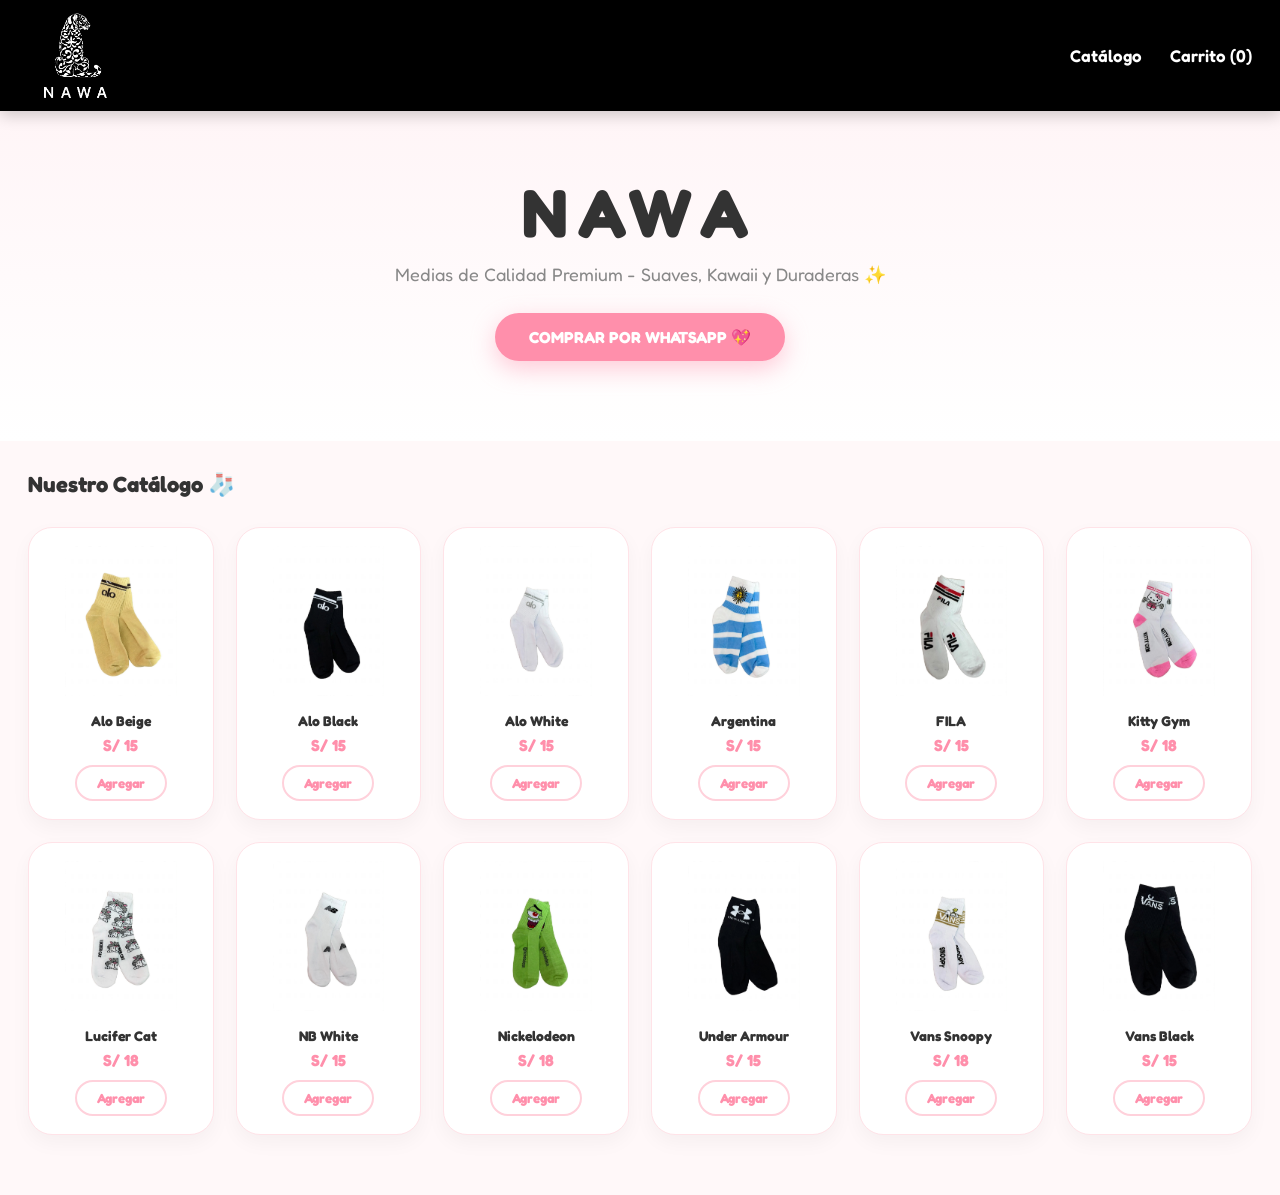
<file: index.html>
<!DOCTYPE html>
<html lang="es">
<head>
<meta charset="UTF-8">
<meta name="viewport" content="width=device-width, initial-scale=1.0">
<title>NAWA - Medias Kawaii Premium</title>
<link rel="stylesheet" href="style.css">
<link href="https://fonts.googleapis.com/css2?family=Fredoka:wght@400;600;700&display=swap" rel="stylesheet">
</head>
<body>

<!-- HEADER NEGRO PARA QUE TU LOGO NEGRO SE MEZCLE -->
<header>
  <div class="logo-area">
    <img src="logo-nawa.png" alt="NAWA">
  </div>
  <nav>
    <a href="#catalogo">Catálogo</a>
    <a href="#" onclick="verCarrito()">Carrito (<span id="cartCount">0</span>)</a>
  </nav>
</header>

<!-- HERO -->
<section class="hero">
  <h1>NAWA</h1>
  <p>Medias de Calidad Premium - Suaves, Kawaii y Duraderas ✨</p>
  <a href="https://wa.me/51914584543" class="btn-hero" target="_blank">COMPRAR POR WHATSAPP 💖</a>
</section>

<!-- CATALOGO -->
<section id="catalogo">
  <h2>Nuestro Catálogo 🧦</h2>
  <div id="productGrid"></div>
</section>

<!-- CARRITO MODAL -->
<div id="carritoModal">
  <div class="modal-box">
    <span class="cerrar" onclick="cerrarCarrito()">✕</span>
    <h2>Tu Carrito 🛒</h2>
    <div id="cartItems"></div>
    <h3 style="margin-top:15px;">Total: S/ <span id="cartTotal">0</span></h3>
    <button class="btn-pagar" onclick="pagarWhatsapp()">Pedir por WhatsApp</button>
  </div>
</div>

<script>
const productos = [
  {name:"Alo Beige", price:15, img:"Alo beige.jpeg"},
  {name:"Alo Black", price:15, img:"Alo Black.jpeg"},
  {name:"Alo White", price:15, img:"Alo White.jpeg"},
  {name:"Argentina", price:15, img:"Argentina.jpeg"},
  {name:"FILA", price:15, img:"FILA.jpeg"},
  {name:"Kitty Gym", price:18, img:"Kitty Gym.jpeg"},
  {name:"Lucifer Cat", price:18, img:"Lucifer Cat.jpeg"},
  {name:"NB White", price:15, img:"NB white.jpeg"},
  {name:"Nickelodeon", price:18, img:"nickelodeon.jpeg"},
  {name:"Under Armour", price:15, img:"Under Armour.jpeg"},
  {name:"Vans Snoopy", price:18, img:"vans snoopy.jpeg"},
  {name:"Vans Black", price:15, img:"Vansk black.jpeg"}
];

let cart = [];
const grid = document.getElementById('productGrid');

productos.forEach((p,i)=>{
  const card = document.createElement('div');
  card.className = 'card';
  // FIX FILA: si no encuentra .jpeg, intenta con .jpg y con minusculas
  card.innerHTML = `
    <img src="${encodeURI(p.img)}" alt="${p.name}" loading="lazy" onerror="handleImgError(this)">
    <h3>${p.name}</h3>
    <p>S/ ${p.price}</p>
    <button onclick="addCart(${i})">Agregar</button>
  `;
  grid.appendChild(card);
});

function handleImgError(img){
  if(img.dataset.retried) return;
  img.dataset.retried = "1";
  // intenta con .jpg si era .jpeg
  if(img.src.includes('.jpeg')){
    img.src = img.src.replace('.jpeg','.jpg');
  } else if(img.src.includes('.JPEG')){
    img.src = img.src.replace('.JPEG','.JPG');
  } else {
    // intenta minuscula
    img.src = img.src.toLowerCase();
  }
}

function addCart(i){
  const prod = productos[i];
  const found = cart.find(x=>x.name===prod.name);
  if(found){
    found.qty++;
  } else {
    cart.push({...prod, qty:1});
  }
  actualizarCarrito();
  verCarrito();
}

function actualizarCarrito(){
  const count = cart.reduce((a,b)=>a+b.qty,0);
  document.getElementById('cartCount').textContent = count;
  
  const c = document.getElementById('cartItems');
  c.innerHTML = '';
  let total = 0;
  
  cart.forEach(p=>{
    total += p.price * p.qty;
    c.innerHTML += `
      <div style="display:flex;justify-content:space-between;margin:8px 0;">
        <span>${p.name} x${p.qty}</span>
        <span>S/ ${p.price * p.qty}</span>
      </div>
    `;
  });
  
  document.getElementById('cartTotal').textContent = total;
}

function verCarrito(){
  document.getElementById('carritoModal').style.display='flex';
}

function cerrarCarrito(){
  document.getElementById('carritoModal').style.display='none';
}

function pagarWhatsapp(){
  if(cart.length===0){
    alert('Carrito vacío, agrega medias!');
    return;
  }
  let msg='Hola NAWA! 💖 Quiero pedir:%0A%0A';
  cart.forEach(p=>{
    msg+=`- ${p.name} x${p.qty} = S/ ${p.price*p.qty}%0A`;
  });
  msg+=`%0ATOTAL: S/ ${document.getElementById('cartTotal').textContent}%0A%0AGracias!`;
  window.open('https://wa.me/51914584543?text='+msg,'_blank');
}
</script>

</body>
</html>
</file>
<file: style.css>
@import url('https://fonts.googleapis.com/css2?family=Fredoka:wght@400;600;700&display=swap');

* {
  margin: 0;
  padding: 0;
  box-sizing: border-box;
  font-family: 'Fredoka', sans-serif;
}

body {
  background: #fff8f9;
  color: #333;
}

/* ================= HEADER NEGRO ================= */
header {
  background: #000000;
  padding: 8px 28px;
  display: flex;
  justify-content: space-between;
  align-items: center;
  box-shadow: 0 4px 15px rgba(0,0,0,0.2);
  position: sticky;
  top: 0;
  z-index: 100;
}

.logo-area {
  display: flex;
  align-items: center;
}

.logo-area img {
  height: 95px;
  width: auto;
  object-fit: contain;
  border-radius: 12px;
}

header nav a {
  text-decoration: none;
  color: white;
  margin-left: 24px;
  font-weight: 600;
  font-size: 17px;
  transition: 0.2s;
}

header nav a:hover {
  color: #ff8fab;
}

/* ================= HERO ================= */
.hero {
  text-align: center;
  padding: 60px 20px 80px;
  background: linear-gradient(180deg,#fff5f7 0%,#ffffff 100%);
}

.hero h1 {
  font-size: 68px;
  letter-spacing: 10px;
  font-weight: 700;
}

.hero p {
  color: #888;
  margin: 10px 0 28px;
  font-size: 18px;
}

.btn-hero {
  background: #ff8fab;
  color: white;
  padding: 14px 34px;
  border-radius: 50px;
  text-decoration: none;
  font-weight: 700;
  display: inline-block;
  box-shadow: 0 8px 25px rgba(255,143,171,0.45);
  transition: 0.2s;
}

.btn-hero:hover {
  transform: translateY(-2px);
  background: #ff7aa2;
}

/* ================= CATALOGO ================= */
#catalogo h2 {
  padding: 30px 28px 10px;
  font-size: 22px;
}

#productGrid {
  display: grid;
  grid-template-columns: repeat(auto-fill, minmax(180px, 1fr));
  gap: 22px;
  padding: 20px 28px 60px;
}

.card {
  background: white;
  border-radius: 24px;
  padding: 18px;
  text-align: center;
  box-shadow: 0 8px 20px rgba(0,0,0,0.04);
  border: 1px solid #ffe3e8;
  transition: 0.2s;
}

.card:hover {
  transform: translateY(-6px);
  box-shadow: 0 15px 30px rgba(0,0,0,0.08);
}

.card img {
  width: 100%;
  height: 150px;
  object-fit: contain;
  margin-bottom: 12px;
  border-radius: 12px;
}

.card h3 {
  font-size: 14px;
  margin-bottom: 4px;
}

.card p {
  color: #ff8fab;
  font-weight: 700;
  margin: 6px 0 10px;
}

.card button {
  background: white;
  border: 2px solid #ffd1db;
  color: #ff8fab;
  padding: 8px 20px;
  border-radius: 50px;
  font-weight: 700;
  cursor: pointer;
  transition: 0.2s;
}

.card button:hover {
  background: #ff8fab;
  color: white;
  border-color: #ff8fab;
}

/* ================= CARRITO MODAL ================= */
#carritoModal {
  display: none;
  position: fixed;
  top: 0;
  left: 0;
  width: 100%;
  height: 100%;
  background: rgba(0,0,0,0.5);
  justify-content: center;
  align-items: center;
  z-index: 200;
}

.modal-box {
  background: white;
  width: 90%;
  max-width: 400px;
  padding: 24px;
  border-radius: 20px;
}

.cerrar {
  float: right;
  cursor: pointer;
  font-weight: 700;
  font-size: 18px;
}

.btn-pagar {
  background: #ff8fab;
  color: white;
  width: 100%;
  padding: 12px;
  border: none;
  border-radius: 50px;
  font-weight: 700;
  margin-top: 15px;
  cursor: pointer;
}
</file>
